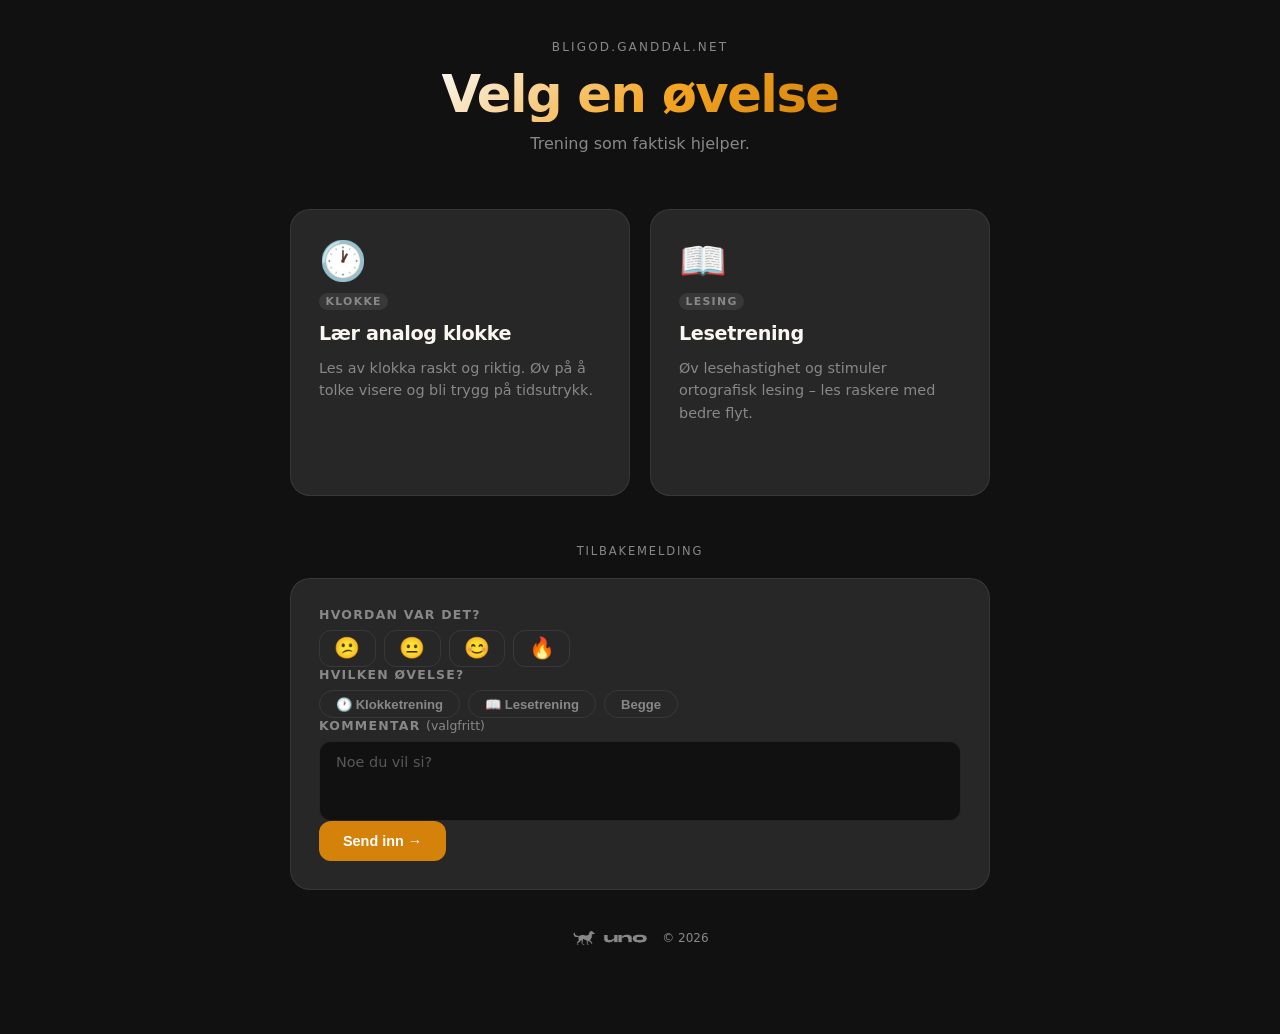
<file: index.html>
<!DOCTYPE html>
<html lang="no">
<head>
  <meta charset="UTF-8" />
  <meta name="viewport" content="width=device-width, initial-scale=1.0" />
  <title>BliGod – Ganddal</title>
  <link rel="icon" type="image/x-icon" href="/favicon/favicon.ico?v=2">
  <link rel="icon" type="image/png" sizes="16x16" href="/favicon/favicon-16x16.png?v=2">
  <link rel="icon" type="image/png" sizes="32x32" href="/favicon/favicon-32x32.png?v=2">
  <link rel="apple-touch-icon" sizes="180x180" href="/favicon/apple-touch-icon.png?v=2">
  <link rel="icon" type="image/png" sizes="192x192" href="/favicon/android-chrome-192x192.png?v=2">
  <link rel="icon" type="image/png" sizes="512x512" href="/favicon/android-chrome-512x512.png?v=2">
  <link rel="manifest" href="/favicon/manifest.json">
  <style>
    *, *::before, *::after { box-sizing: border-box; margin: 0; padding: 0; }

    :root {
      --bg: #111111;
      --surface: #272727;
      --surface-hover: #2f2f2f;
      --border: rgba(255, 255, 255, 0.08);
      --accent: #D4820A;
      --accent-glow: rgba(212, 130, 10, 0.18);
      --text: #FAF7F2;
      --muted: #888888;
      --card-1: #F5A623;
      --card-2: #D4820A;
    }

    body {
      background: var(--bg);
      color: var(--text);
      font-family: system-ui, -apple-system, "Segoe UI", sans-serif;
      min-height: 100svh;
      display: flex;
      flex-direction: column;
      align-items: center;
      padding: 2.5rem 1.25rem 4rem;
    }

    header {
      text-align: center;
      margin-bottom: 3.5rem;
    }

    .site-label {
      font-size: 0.75rem;
      letter-spacing: 0.18em;
      text-transform: uppercase;
      color: var(--muted);
      margin-bottom: 0.75rem;
    }

    h1 {
      font-size: clamp(2rem, 6vw, 3.2rem);
      font-weight: 800;
      letter-spacing: -0.03em;
      line-height: 1.1;
      background: linear-gradient(135deg, #FAF7F2 0%, #F5A623 55%, #D4820A 100%);
      -webkit-background-clip: text;
      -webkit-text-fill-color: transparent;
      background-clip: text;
    }

    .subtitle {
      margin-top: 0.75rem;
      color: var(--muted);
      font-size: 1rem;
    }

    .grid {
      display: grid;
      grid-template-columns: repeat(auto-fit, minmax(280px, 1fr));
      gap: 1.25rem;
      width: 100%;
      max-width: 700px;
    }

    .card {
      background: var(--surface);
      border: 1px solid var(--border);
      border-radius: 1.25rem;
      padding: 2rem 1.75rem;
      text-decoration: none;
      color: inherit;
      display: flex;
      flex-direction: column;
      gap: 0.75rem;
      cursor: pointer;
      transition: transform 0.18s ease, background 0.18s ease, box-shadow 0.18s ease, border-color 0.18s ease;
      position: relative;
      overflow: hidden;
    }

    .card::before {
      content: "";
      position: absolute;
      inset: 0;
      border-radius: inherit;
      opacity: 0;
      transition: opacity 0.2s;
    }

    .card-1::before { background: radial-gradient(circle at 20% 20%, rgba(245, 166, 35, 0.08), transparent 70%); }
    .card-2::before { background: radial-gradient(circle at 20% 20%, rgba(212, 130, 10, 0.08), transparent 70%); }

    .card:hover {
      background: var(--surface-hover);
      transform: translateY(-4px);
      box-shadow: 0 16px 40px rgba(0, 0, 0, 0.4);
    }
    .card-1:hover { border-color: var(--card-1); box-shadow: 0 16px 40px rgba(245, 166, 35, 0.15); }
    .card-2:hover { border-color: var(--card-2); box-shadow: 0 16px 40px rgba(212, 130, 10, 0.15); }
    .card:hover::before { opacity: 1; }

    .card:active { transform: translateY(-2px); }

    .icon {
      font-size: 2.4rem;
      line-height: 1;
      display: block;
    }

    .card-title {
      font-size: 1.2rem;
      font-weight: 700;
      letter-spacing: -0.02em;
    }

    .card-desc {
      font-size: 0.9rem;
      color: var(--muted);
      line-height: 1.55;
    }

    .card-arrow {
      margin-top: auto;
      padding-top: 0.75rem;
      font-size: 0.8rem;
      font-weight: 600;
      letter-spacing: 0.05em;
      text-transform: uppercase;
      display: flex;
      align-items: center;
      gap: 0.4rem;
      opacity: 0;
      transform: translateX(-6px);
      transition: opacity 0.18s, transform 0.18s;
    }

    .card-1 .card-arrow { color: var(--card-1); }
    .card-2 .card-arrow { color: var(--card-2); }

    .card:hover .card-arrow { opacity: 1; transform: translateX(0); }

    .card-badge {
      align-self: flex-start;
      font-size: 0.68rem;
      font-weight: 700;
      letter-spacing: 0.12em;
      text-transform: uppercase;
      padding: 0.2em 0.6em;
      border-radius: 999px;
      background: var(--border);
      color: var(--muted);
    }

    /* ── Feedback ── */
    .feedback {
      width: 100%;
      max-width: 700px;
      margin-top: 3rem;
    }

    .feedback-label {
      font-size: 0.72rem;
      letter-spacing: 0.16em;
      text-transform: uppercase;
      color: var(--muted);
      text-align: center;
      margin-bottom: 1.25rem;
    }

    .feedback-box {
      background: var(--surface);
      border: 1px solid var(--border);
      border-radius: 1.25rem;
      padding: 1.75rem;
      display: flex;
      flex-direction: column;
      gap: 1.25rem;
    }

    .fb-row { display: flex; flex-direction: column; gap: 0.5rem; }
    .fb-row-label {
      font-size: 0.78rem;
      font-weight: 600;
      color: var(--muted);
      text-transform: uppercase;
      letter-spacing: 0.1em;
    }

    /* Emoji reactions */
    .reactions {
      display: flex;
      gap: 0.5rem;
      flex-wrap: wrap;
    }
    .reaction {
      background: none;
      border: 1.5px solid var(--border);
      border-radius: 0.75rem;
      padding: 0.45rem 0.9rem;
      font-size: 1.3rem;
      cursor: pointer;
      transition: border-color 0.15s, transform 0.15s, background 0.15s;
      line-height: 1;
    }
    .reaction:hover { transform: scale(1.15); border-color: var(--accent); }
    .reaction.selected {
      border-color: var(--accent);
      background: var(--accent-glow);
      transform: scale(1.1);
    }

    /* Exercise pills */
    .pills { display: flex; gap: 0.5rem; flex-wrap: wrap; }
    .pill {
      background: none;
      border: 1.5px solid var(--border);
      border-radius: 999px;
      padding: 0.35rem 1rem;
      font-size: 0.82rem;
      font-weight: 600;
      color: var(--muted);
      cursor: pointer;
      transition: border-color 0.15s, color 0.15s, background 0.15s;
    }
    .pill:hover { border-color: var(--accent); color: var(--text); }
    .pill.selected {
      border-color: var(--accent);
      color: var(--accent);
      background: var(--accent-glow);
    }

    /* Textarea */
    .feedback-box textarea {
      background: var(--bg);
      border: 1.5px solid var(--border);
      border-radius: 0.75rem;
      color: var(--text);
      font-family: inherit;
      font-size: 0.9rem;
      padding: 0.75rem 1rem;
      resize: none;
      height: 80px;
      outline: none;
      width: 100%;
      transition: border-color 0.2s;
    }
    .feedback-box textarea::placeholder { color: var(--muted); opacity: 0.6; }
    .feedback-box textarea:focus { border-color: var(--accent); }

    /* Submit */
    .fb-submit {
      background: var(--accent);
      color: #fff;
      border: none;
      border-radius: 0.75rem;
      padding: 0.75rem 1.5rem;
      font-size: 0.9rem;
      font-weight: 700;
      cursor: pointer;
      align-self: flex-end;
      transition: background 0.18s, transform 0.18s, box-shadow 0.18s;
    }
    .fb-submit:hover {
      background: #F5A623;
      transform: translateY(-2px);
      box-shadow: 0 8px 24px rgba(212, 130, 10, 0.35);
    }
    .fb-submit:active { transform: translateY(0); }
    .fb-submit:disabled { opacity: 0.5; cursor: not-allowed; transform: none; }

    /* Success */
    .fb-success {
      display: none;
      text-align: center;
      padding: 1.5rem;
      color: var(--muted);
      font-size: 0.95rem;
    }
    .fb-success .fb-ok { font-size: 2rem; display: block; margin-bottom: 0.5rem; }

    footer {
      margin-top: auto;
      padding-top: 2.5rem;
    }
    .uno-logo {
      display: inline-flex;
      align-items: center;
      gap: 7px;
      background: #1a1a1a;
      border: 1px solid rgba(255,255,255,0.08);
      border-radius: 10px;
      padding: 6px 13px 6px 9px;
      text-decoration: none;
      transition: background 0.15s;
    }
    .uno-logo:hover { background: #2a2a2a; }
    .uno-logo img {
      width: 22px; height: 22px;
      object-fit: contain;
      filter: invert(1);
    }
    .uno-logo span {
      font-size: 0.88rem;
      font-weight: 700;
      color: #FAF7F2;
      letter-spacing: 0.02em;
    }
  </style>
</head>
<body>

  <header>
    <p class="site-label">BliGod.ganddal.net</p>
    <h1>Velg en øvelse</h1>
    <p class="subtitle">Trening som faktisk hjelper.</p>
  </header>

  <main class="grid">

    <a class="card card-1" href="Klokketrening/">
      <span class="icon">🕐</span>
      <span class="card-badge">Klokke</span>
      <p class="card-title">Lær analog klokke</p>
      <p class="card-desc">Les av klokka raskt og riktig. Øv på å tolke visere og bli trygg på tidsutrykk.</p>
      <span class="card-arrow">Start øvelsen →</span>
    </a>

    <a class="card card-2" href="Lesetrening/">
      <span class="icon">📖</span>
      <span class="card-badge">Lesing</span>
      <p class="card-title">Lesetrening</p>
      <p class="card-desc">Øv lesehastighet og stimuler ortografisk lesing – les raskere med bedre flyt.</p>
      <span class="card-arrow">Start øvelsen →</span>
    </a>

  </main>

  <section class="feedback">
    <p class="feedback-label">Tilbakemelding</p>
    <div class="feedback-box">
      <form id="fbForm" action="https://formspree.io/f/xzdwvpga" method="POST">
        <input type="hidden" name="_source" value="BliGod.ganddal.net" />

        <div class="fb-row">
          <span class="fb-row-label">Hvordan var det?</span>
          <div class="reactions">
            <button type="button" class="reaction" data-val="😕" title="Vanskelig">😕</button>
            <button type="button" class="reaction" data-val="😐" title="Ok">😐</button>
            <button type="button" class="reaction" data-val="😊" title="Bra">😊</button>
            <button type="button" class="reaction" data-val="🔥" title="Veldig bra">🔥</button>
          </div>
          <input type="hidden" name="reaksjon" id="reaksjonInput" />
        </div>

        <div class="fb-row">
          <span class="fb-row-label">Hvilken øvelse?</span>
          <div class="pills">
            <button type="button" class="pill" data-val="Klokketrening">🕐 Klokketrening</button>
            <button type="button" class="pill" data-val="Lesetrening">📖 Lesetrening</button>
            <button type="button" class="pill" data-val="Begge">Begge</button>
          </div>
          <input type="hidden" name="øvelse" id="øvelseInput" />
        </div>

        <div class="fb-row">
          <span class="fb-row-label">Kommentar <span style="font-weight:400;text-transform:none;letter-spacing:0">(valgfritt)</span></span>
          <textarea name="kommentar" placeholder="Noe du vil si?"></textarea>
        </div>

        <button type="submit" class="fb-submit" id="fbSubmit">Send inn →</button>
      </form>
      <div class="fb-success" id="fbSuccess">
        <span class="fb-ok">✅</span>
        Takk for tilbakemeldingen!
      </div>
    </div>
  </section>

  <footer style="display:flex;align-items:center;gap:0.75rem;padding:2.5rem 0 1.5rem;">
    <a href="https://uno.ganddal.net" target="_blank" rel="noopener" style="background:transparent;line-height:0;display:block;">
      <img src="img/unohundlogo.png" alt="uno" height="16" style="display:block;">
    </a>
    <span style="font-size:0.75rem;color:var(--muted);">© 2026</span>
  </footer>

  <script>
    // Emoji reactions
    document.querySelectorAll('.reaction').forEach(btn => {
      btn.addEventListener('click', () => {
        document.querySelectorAll('.reaction').forEach(b => b.classList.remove('selected'));
        btn.classList.add('selected');
        document.getElementById('reaksjonInput').value = btn.dataset.val;
      });
    });

    // Exercise pills
    document.querySelectorAll('.pill').forEach(btn => {
      btn.addEventListener('click', () => {
        document.querySelectorAll('.pill').forEach(b => b.classList.remove('selected'));
        btn.classList.add('selected');
        document.getElementById('øvelseInput').value = btn.dataset.val;
      });
    });

    // Form submit via fetch
    const form = document.getElementById('fbForm');
    form.addEventListener('submit', async e => {
      e.preventDefault();
      const btn = document.getElementById('fbSubmit');
      btn.disabled = true;
      btn.textContent = 'Sender…';
      try {
        await fetch(form.action, {
          method: 'POST',
          body: new FormData(form),
          headers: { Accept: 'application/json' }
        });
      } finally {
        form.style.display = 'none';
        document.getElementById('fbSuccess').style.display = 'block';
      }
    });
  </script>

</body>
</html>
</file>
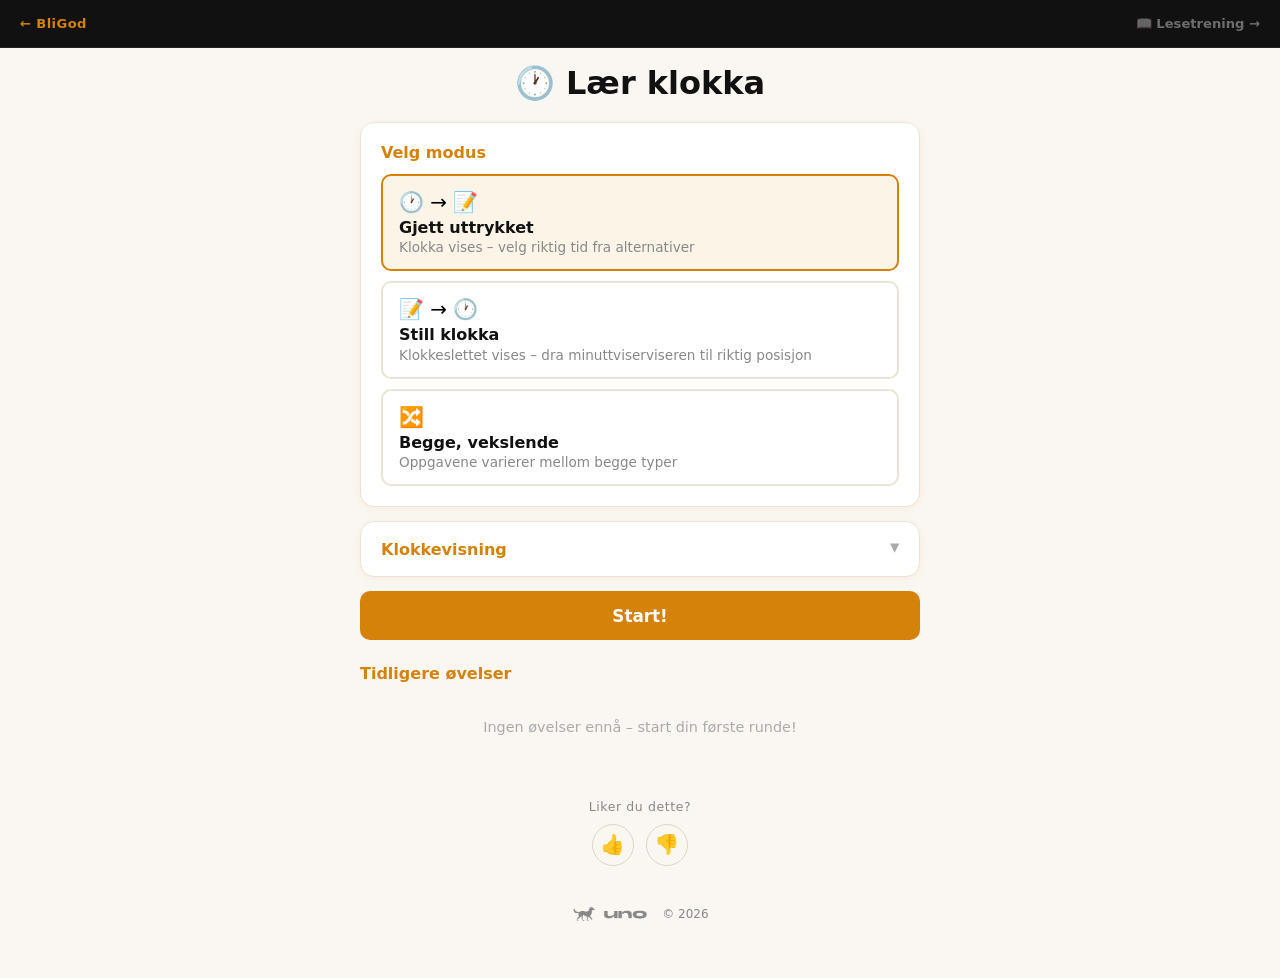
<file: Klokketrening/index.html>
<!DOCTYPE html>
<html lang="no">
<head>
  <meta charset="UTF-8">
  <meta name="viewport" content="width=device-width, initial-scale=1.0">
  <title>Lær klokka</title>
  <link rel="icon" type="image/x-icon" href="/favicon/favicon.ico?v=2">
  <link rel="icon" type="image/png" sizes="16x16" href="/favicon/favicon-16x16.png?v=2">
  <link rel="icon" type="image/png" sizes="32x32" href="/favicon/favicon-32x32.png?v=2">
  <link rel="apple-touch-icon" sizes="180x180" href="/favicon/apple-touch-icon.png?v=2">
  <link rel="icon" type="image/png" sizes="192x192" href="/favicon/android-chrome-192x192.png?v=2">
  <link rel="icon" type="image/png" sizes="512x512" href="/favicon/android-chrome-512x512.png?v=2">
  <link rel="manifest" href="/favicon/manifest.json">
  <link rel="stylesheet" href="style.css">
</head>
<body>
  <nav class="top-nav">
    <a href="https://bligod.ganddal.net" class="nav-back">← BliGod</a>
    <a href="/Lesetrening/" class="nav-next">📖 Lesetrening →</a>
  </nav>

  <!-- ── Innstillinger ── -->
  <div id="settings-screen" class="screen active">
    <h1>🕐 Lær klokka</h1>

    <div class="card">
      <h2>Velg modus</h2>
      <div class="mode-cards">
        <button class="mode-card active" data-mode="show-clock">
          <span class="mode-icon">🕐 → 📝</span>
          <strong>Gjett uttrykket</strong>
          <small>Klokka vises – velg riktig tid fra alternativer</small>
        </button>
        <button class="mode-card" data-mode="show-expression">
          <span class="mode-icon">📝 → 🕐</span>
          <strong>Still klokka</strong>
          <small>Klokkeslettet vises – dra minuttviserviseren til riktig posisjon</small>
        </button>
        <button class="mode-card" data-mode="both">
          <span class="mode-icon">🔀</span>
          <strong>Begge, vekslende</strong>
          <small>Oppgavene varierer mellom begge typer</small>
        </button>
      </div>
    </div>

    <div class="card collapsible collapsed" id="clock-settings-card">
      <button class="card-toggle" aria-expanded="false" aria-controls="clock-settings-body">
        <h2>Klokkevisning</h2>
        <span class="toggle-arrow">▲</span>
      </button>
      <div class="card-body" id="clock-settings-body">

      <div class="setting-row">
        <label>Uttrykksstil</label>
        <div class="radio-group">
          <label><input type="radio" name="style" value="text" checked> Norsk tekst</label>
          <label><input type="radio" name="style" value="digital"> Digital (3:15)</label>
        </div>
      </div>

      <div class="setting-row face-picker-row">
        <label>Markeringer</label>
        <div id="marks-picker" class="face-picker"></div>
      </div>

      <div class="setting-row face-picker-row">
        <label>Tall</label>
        <div id="nums-picker" class="face-picker"></div>
      </div>

      <div class="setting-row">
        <label>Vis hint («Du viser nå: …»)</label>
        <label class="toggle">
          <input type="checkbox" id="show-hint">
          <span class="slider"></span>
        </label>
      </div>

      <div class="setting-row">
        <label>Timeviser</label>
        <input type="color" id="hour-color" value="#1a1a2e">
      </div>

      <div class="setting-row">
        <label>Minuttsviser</label>
        <input type="color" id="minute-color" value="#e63946">
      </div>

      </div><!-- /card-body -->
    </div><!-- /card.collapsible -->

    <button id="start-btn" class="btn-primary">Start!</button>

    <!-- ── Øktlogg ── -->
    <div id="log-section">
      <h2 class="log-heading">Tidligere øvelser</h2>
      <div id="log-list"></div>
    </div>

  </div>


  <!-- ── Spill ── -->
  <div id="game-screen" class="screen">
    <div class="game-header">
      <button id="back-btn" class="btn-icon">←</button>
      <div class="score-info">
        <span id="score">0</span> riktige
        <span id="streak-display"></span>
      </div>
      <div class="header-right">
        <span id="task-timer" class="task-timer">–</span>
        <button id="sound-btn" class="btn-icon" title="Lyd av/på">🔊</button>
        <span id="task-counter">1 / 10</span>
      </div>
    </div>

    <div id="task-area"></div>

    <div id="feedback" class="feedback hidden"></div>
    <button id="next-btn" class="btn-primary hidden">Neste →</button>
  </div>


  <!-- ── Resultat ── -->
  <div id="result-screen" class="screen">
    <h2>Ferdig!</h2>
    <div class="result-stats">
      <div class="stat"><span id="final-score">0</span><label>Riktige</label></div>
      <div class="stat"><span id="final-total">10</span><label>Totalt</label></div>
      <div class="stat"><span id="final-streak">0</span><label>Beste rekke</label></div>
      <div class="stat"><span id="final-avg-time">–</span><label>Snitt/spm</label></div>
    </div>
    <div id="result-progress"></div>
    <p id="result-message"></p>
    <button id="play-again-btn" class="btn-primary">Spill igjen</button>
    <button id="settings-btn" class="btn-secondary">Innstillinger</button>
  </div>

  <script src="app.js"></script>

  <!-- Liker du dette? -->
  <div id="vote-widget" style="display:flex;flex-direction:column;align-items:center;gap:0.6rem;padding:1.5rem 0 0.5rem;">
    <p id="vote-label" style="font-size:0.78rem;color:#888888;margin:0;letter-spacing:0.05em;">Liker du dette?</p>
    <div id="vote-btns" style="display:flex;gap:0.75rem;">
      <button id="vote-up" onclick="sendVote('up')" style="background:none;border:1.5px solid #DDD5C8;border-radius:50%;width:42px;height:42px;font-size:1.2rem;cursor:pointer;line-height:1;">👍</button>
      <button id="vote-down" onclick="sendVote('down')" style="background:none;border:1.5px solid #DDD5C8;border-radius:50%;width:42px;height:42px;font-size:1.2rem;cursor:pointer;line-height:1;">👎</button>
    </div>
    <p id="vote-thanks" style="display:none;font-size:0.78rem;color:#888888;margin:0;">Takk!</p>
  </div>
  <script>
  (function(){
    var KEY = 'vote_klokketrening';
    var FORM = 'https://formspree.io/f/xzdwvpga';
    function apply(v) {
      document.getElementById('vote-up').disabled = true;
      document.getElementById('vote-down').disabled = true;
      document.getElementById('vote-label').style.display = 'none';
      document.getElementById('vote-up').style.opacity   = v === 'up'   ? '1' : '0.2';
      document.getElementById('vote-down').style.opacity = v === 'down' ? '1' : '0.2';
      document.getElementById('vote-thanks').style.display = 'block';
    }
    // Skjul widget mens spillet pågår
    var widget = document.getElementById('vote-widget');
    var gameScreen = document.getElementById('game-screen');
    function oppdaterSynlighet() {
      widget.style.display = gameScreen.classList.contains('active') ? 'none' : 'flex';
    }
    new MutationObserver(oppdaterSynlighet).observe(gameScreen, { attributes: true, attributeFilter: ['class'] });
    oppdaterSynlighet();

    var prev = localStorage.getItem(KEY);
    if (prev) apply(prev);
    window.sendVote = function(v) {
      if (localStorage.getItem(KEY)) return;
      localStorage.setItem(KEY, v);
      apply(v);
      fetch(FORM, {
        method: 'POST',
        headers: { 'Content-Type': 'application/json', Accept: 'application/json' },
        body: JSON.stringify({ _source: 'Klokketrening', stemme: v === 'up' ? '👍' : '👎' })
      }).catch(function(){});
    };
  })();
  </script>

  <footer style="display:flex;justify-content:center;align-items:center;gap:0.75rem;padding:2rem 0 1.5rem;">
    <a href="https://uno.ganddal.net" target="_blank" rel="noopener" style="background:transparent;line-height:0;display:block;">
      <img src="../img/unohundlogo.png" alt="uno" height="16" style="display:block;">
    </a>
    <span style="font-size:0.75rem;color:#888888;">© 2026</span>
  </footer>
</body>
</html>
</file>
<file: Klokketrening/style.css>
/* ============================================================
   Klokketrening – BliGod-palett
   Varm hvit #FAF7F2 · Amber #D4820A · Kull #111
   ============================================================ */

*, *::before, *::after { box-sizing: border-box; margin: 0; padding: 0; }

body {
  font-family: system-ui, -apple-system, "Segoe UI", sans-serif;
  background: #FAF7F2;
  min-height: 100dvh;
  display: flex;
  flex-direction: column;
  align-items: center;
  padding: calc(48px + 1rem) 1rem 2rem;
}

/* ── Topplinje ── */
.top-nav {
  position: fixed;
  inset: 0 0 auto 0;
  height: 48px;
  background: #111111;
  border-bottom: 1px solid rgba(255,255,255,0.08);
  display: flex;
  align-items: center;
  padding: 0 1.25rem;
  z-index: 100;
}
.nav-back {
  font-size: 0.82rem; font-weight: 600;
  color: #D4820A; text-decoration: none;
  letter-spacing: 0.03em;
  transition: color .15s;
}
.nav-back:hover { color: #F5A623; }
.nav-title {
  font-size: 0.82rem; font-weight: 700;
  color: rgba(250,247,242,0.4);
  margin-left: auto;
}
.nav-next {
  font-size: 0.82rem; font-weight: 700;
  color: rgba(250,247,242,0.4);
  margin-left: auto;
  text-decoration: none;
  transition: color .15s;
}
.nav-next:hover { color: #F5A623; }

/* ── Screens ── */
.screen { display: none; width: 100%; max-width: 560px; }
.screen.active { display: block; }

h1 { text-align: center; font-size: 2rem; color: #111111; margin-bottom: 1.25rem; }
h2 { font-size: 1rem; font-weight: 700; color: #D4820A; margin-bottom: 0.75rem; }

/* ── Card ── */
.card {
  background: white;
  border-radius: 14px;
  padding: 1.25rem;
  margin-bottom: 0.875rem;
  box-shadow: 0 2px 10px rgba(212,130,10,.08);
  border: 1px solid #EDE3D4;
}

/* ── Mode cards ── */
.mode-cards { display: flex; flex-direction: column; gap: 0.625rem; }

.mode-card {
  display: flex; flex-direction: column; align-items: flex-start;
  gap: 0.15rem;
  padding: 0.875rem 1rem;
  border: 2px solid #EDE3D4; border-radius: 10px;
  background: white; cursor: pointer; text-align: left;
  font-family: inherit; font-size: 1rem;
  transition: border-color .15s, background .15s;
}
.mode-card .mode-icon { font-size: 1.25rem; margin-bottom: 0.1rem; }
.mode-card strong { color: #111111; }
.mode-card small { color: #888888; font-size: 0.85rem; }
.mode-card.active { border-color: #D4820A; background: #FDF4E8; }
.mode-card:hover:not(.active) { border-color: #E8AD5C; }

/* ── Settings rows ── */
.setting-row {
  display: flex; align-items: center; justify-content: space-between; flex-wrap: wrap;
  gap: 0.5rem;
  padding: 0.6rem 0;
  border-bottom: 1px solid #F0EAE0;
}
.setting-row:last-child { border-bottom: none; }
.setting-row > label:first-child { font-weight: 600; color: #333333; }

.radio-group { display: flex; gap: 0.875rem; flex-wrap: wrap; }
.radio-group label {
  display: flex; align-items: center; gap: 0.3rem;
  font-size: 0.9rem; cursor: pointer; color: #333333;
}

input[type="color"] {
  width: 40px; height: 28px; border: none; border-radius: 6px;
  cursor: pointer; background: none; padding: 0;
}

/* ── Toggle ── */
.toggle { position: relative; display: inline-block; width: 46px; height: 26px; }
.toggle input { opacity: 0; width: 0; height: 0; }
.slider {
  position: absolute; inset: 0; background: #d1d5db;
  border-radius: 26px; cursor: pointer; transition: background .2s;
}
.slider::before {
  content: ''; position: absolute;
  width: 20px; height: 20px; left: 3px; top: 3px;
  background: white; border-radius: 50%; transition: transform .2s;
}
.toggle input:checked + .slider { background: #D4820A; }
.toggle input:checked + .slider::before { transform: translateX(20px); }

/* ── Buttons ── */
.btn-primary {
  display: block; width: 100%; padding: 0.9rem;
  background: #D4820A; color: white; border: none; border-radius: 10px;
  font-size: 1.05rem; font-weight: 700; cursor: pointer; margin-top: 0.875rem;
  font-family: inherit; transition: background .15s;
}
.btn-primary:hover { background: #B86D08; }
.btn-primary.hidden { display: none; }

.btn-secondary {
  display: block; width: 100%; padding: 0.8rem;
  background: white; color: #D4820A;
  border: 2px solid #D4820A; border-radius: 10px;
  font-size: 1rem; font-weight: 700; cursor: pointer; margin-top: 0.625rem;
  font-family: inherit; transition: background .15s;
}
.btn-secondary:hover { background: #FDF4E8; }

.btn-icon {
  background: white; border: 2px solid #EDE3D4; border-radius: 8px;
  width: 38px; height: 38px; font-size: 1.1rem; cursor: pointer;
  display: flex; align-items: center; justify-content: center;
}

/* ── Game header ── */
.game-header {
  display: flex; align-items: center; justify-content: space-between;
  padding: 0.625rem 0 1rem;
}
.score-info { font-weight: 700; color: #333333; }
#streak-display { color: #D4820A; margin-left: 0.4rem; }
.header-right { display: flex; align-items: center; gap: 0.5rem; }
#task-counter { color: #AAAAAA; font-size: 0.9rem; }

/* ── Clock ── */
.clock-wrap {
  display: flex; justify-content: center;
  margin: 0.5rem 0 1rem;
}
#clock-svg { filter: drop-shadow(0 4px 16px rgba(0,0,0,.10)); }
#clock-svg.interactive { cursor: crosshair; touch-action: none; }

/* ── Choices ── */
.choices {
  display: grid; grid-template-columns: 1fr 1fr; gap: 0.625rem;
}

.choice-row { display: flex; align-items: stretch; gap: 0.375rem; }
.choice-row .choice-btn { flex: 1; }

.speak-btn {
  background: #FDE9C0; border: 2px solid #F5C57A; border-radius: 8px;
  font-size: 1rem; padding: 0 0.5rem; cursor: pointer; flex-shrink: 0;
  transition: background .12s, border-color .12s;
  line-height: 1;
}
.speak-btn:hover:not(:disabled) { background: #F5C57A; border-color: #E8AD5C; }
.speak-btn:disabled { opacity: 0.4; cursor: default; }

.choice-btn {
  padding: 0.8rem 0.5rem;
  background: white; border: 2px solid #EDE3D4; border-radius: 10px;
  font-size: 0.95rem; font-weight: 600; font-family: inherit;
  cursor: pointer; transition: border-color .12s, background .12s;
  color: #111111;
}
.choice-btn:hover:not(:disabled) { border-color: #D4820A; background: #FDF4E8; }
.choice-btn.correct { border-color: #16a34a; background: #f0fdf4; color: #15803d; }
.choice-btn.wrong   { border-color: #dc2626; background: #fef2f2; color: #b91c1c; }
.choice-btn:disabled { cursor: default; }

/* ── Expression task ── */
.expr-card {
  text-align: center;
  background: white; border-radius: 14px; padding: 1.25rem 1rem;
  margin-bottom: 0.75rem;
  box-shadow: 0 2px 10px rgba(212,130,10,.08);
  border: 1px solid #EDE3D4;
}
.expr-card.speakable {
  cursor: pointer;
  border: 2px solid #EDE3D4;
  transition: background .15s, border-color .15s;
  user-select: none;
}
.expr-card.speakable:hover { background: #FDF4E8; border-color: #F5C57A; }
.expr-card .expr-text {
  font-size: 1.9rem; font-weight: 800; color: #111111;
  line-height: 1.2;
}
.expr-card small { color: #888888; font-size: 0.85rem; display: block; margin-top: 0.4rem; }

.current-hint {
  text-align: center; font-size: 0.9rem; color: #888888;
  margin-bottom: 0.5rem; min-height: 1.4em;
}
.current-hint strong { color: #D4820A; }

.btn-confirm {
  display: block; width: 100%; padding: 0.8rem;
  background: #16a34a; color: white; border: none; border-radius: 10px;
  font-size: 1rem; font-weight: 700; cursor: pointer; margin-top: 0.5rem;
  font-family: inherit; transition: background .15s;
}
.btn-confirm:hover:not(:disabled) { background: #15803d; }
.btn-confirm:disabled { background: #9ca3af; cursor: default; }

/* ── Feedback ── */
.feedback {
  padding: 0.875rem 1.1rem; border-radius: 10px; margin-top: 0.75rem;
  font-size: 0.95rem; font-weight: 600;
}
.feedback.correct { background: #f0fdf4; color: #15803d; border: 2px solid #86efac; }
.feedback.wrong   { background: #fef2f2; color: #b91c1c; border: 2px solid #fca5a5; }
.feedback.hidden  { display: none; }

/* ── Result ── */
#result-screen { text-align: center; padding-top: 2rem; }
#result-screen h2 { font-size: 2.25rem; color: #111111; margin-bottom: 1.5rem; }

.result-stats {
  display: flex; justify-content: center; gap: 2rem; margin-bottom: 1.25rem;
}
.stat { display: flex; flex-direction: column; align-items: center; }
.stat span { font-size: 2.75rem; font-weight: 800; color: #D4820A; }
.stat label { color: #888888; font-size: 0.85rem; margin-top: 0.1rem; }

#result-message { font-size: 1.1rem; color: #333333; margin-bottom: 1.5rem; }

/* ── Digital klokkeslett ── */
.digital-display {
  font-family: 'Courier New', 'Lucida Console', monospace;
  font-size: 3.5rem;
  font-weight: 700;
  letter-spacing: 0.05em;
  color: #111111;
  background: #F0E6D3;
  border-radius: 10px;
  padding: 0.3rem 1rem;
  display: inline-block;
  margin-bottom: 0.4rem;
}

.choice-btn.digital {
  font-family: 'Courier New', 'Lucida Console', monospace;
  font-size: 1.2rem;
  letter-spacing: 0.05em;
}

/* ── Sammenleggbar Klokkevisning ── */
.card.collapsible { padding: 0; }

.card-toggle {
  width: 100%; display: flex; align-items: center; justify-content: space-between;
  padding: 1.1rem 1.25rem;
  background: none; border: none; cursor: pointer; font-family: inherit;
  border-radius: 14px;
}
.card-toggle h2 { margin: 0; font-size: 1rem; font-weight: 700; color: #D4820A; }
.toggle-arrow {
  font-size: 0.75rem; color: #AAAAAA;
  transition: transform .25s;
  display: inline-block;
}
.card.collapsible.collapsed .toggle-arrow { transform: rotate(180deg); }

.card-body {
  padding: 0 1.25rem 1.1rem;
  overflow: hidden;
  transition: max-height .3s ease, opacity .25s;
  max-height: 600px;
  opacity: 1;
}
.card.collapsible.collapsed .card-body {
  max-height: 0;
  opacity: 0;
  padding-bottom: 0;
}

/* ── Stoppeklokke i spillhode ── */
.task-timer {
  font-family: 'Courier New', monospace;
  font-size: 0.9rem; font-weight: 700;
  color: #D4820A;
  min-width: 3.5rem; text-align: right;
}

/* ── Resultat-progresjon ── */
#result-progress {
  font-size: 0.95rem; color: #333333;
  margin-bottom: 1.25rem;
  min-height: 1.4em;
}
.result-stats { flex-wrap: wrap; gap: 1.25rem 2rem; }
.stat span { font-size: 2.2rem; }

/* ── Øktlogg ── */
#log-section { margin-top: 1.5rem; padding-bottom: 1rem; }

.log-heading {
  font-size: 1rem; font-weight: 700; color: #D4820A;
  margin-bottom: 0.75rem;
}

.log-empty {
  text-align: center; color: #AAAAAA;
  font-size: 0.9rem; padding: 1.5rem 0;
}

.log-entry {
  display: flex; align-items: center; gap: 0.75rem;
  background: white; border-radius: 12px;
  padding: 0.875rem 1rem;
  margin-bottom: 0.625rem;
  box-shadow: 0 2px 8px rgba(212,130,10,.07);
  border: 2px solid transparent;
  transition: border-color .12s;
}
.log-entry:hover { border-color: #EDE3D4; }

.log-badge {
  width: 44px; min-width: 44px; height: 44px;
  border-radius: 10px; flex-shrink: 0;
  display: flex; align-items: center; justify-content: center;
  font-size: 1.4rem;
}

.log-info { flex: 1; min-width: 0; }

.log-meta {
  font-size: 0.78rem; color: #AAAAAA;
  white-space: nowrap; overflow: hidden; text-overflow: ellipsis;
  margin-bottom: 0.2rem;
}
.log-settings-label { color: #D4820A; font-weight: 600; }

.log-score {
  font-size: 1rem; font-weight: 700; color: #111111;
  margin-bottom: 0.2rem;
}

.log-progress { display: flex; gap: 0.75rem; flex-wrap: wrap; }

.prog {
  font-size: 0.78rem; font-weight: 600; padding: 0.1rem 0.4rem;
  border-radius: 4px;
}
.prog.up   { background: #f0fdf4; color: #15803d; }
.prog.down { background: #fef2f2; color: #b91c1c; }
.prog.same { background: #f3f4f6; color: #888888; }

.prog-best { font-size: 0.78rem; color: #AAAAAA; align-self: center; }
.prog-best.is-best { color: #D4820A; font-weight: 700; }

.log-more-btn {
  display: block; width: 100%;
  padding: 0.6rem; margin-top: 0.25rem;
  background: none; border: 2px dashed #F0D5AA; border-radius: 10px;
  color: #D4820A; font-size: 0.88rem; font-weight: 600;
  cursor: pointer; font-family: inherit;
  transition: background .12s, border-color .12s;
}
.log-more-btn:hover { background: #FDF4E8; border-color: #E8AD5C; }

.log-repeat-btn {
  background: #FDF4E8; border: 2px solid #F0D5AA; border-radius: 8px;
  color: #D4820A; font-size: 0.82rem; font-weight: 700;
  padding: 0.4rem 0.7rem; cursor: pointer; white-space: nowrap;
  font-family: inherit; flex-shrink: 0;
  transition: background .12s;
}
.log-repeat-btn:hover { background: #F0D5AA; }

/* ── Uno-logo footer ── */
.uno-logo {
  display: inline-flex;
  align-items: center;
  gap: 7px;
  background: #111111;
  border: 1px solid rgba(255,255,255,0.08);
  border-radius: 10px;
  padding: 6px 13px 6px 9px;
  text-decoration: none;
  transition: background 0.15s;
  margin-top: 2rem;
}
.uno-logo:hover { background: #2a2a2a; }
.uno-logo img { width: 22px; height: 22px; object-fit: contain; filter: invert(1); }
.uno-logo span { font-size: 0.88rem; font-weight: 700; color: #FAF7F2; letter-spacing: 0.02em; }

/* ── Visuell klokkeansikt-velger ── */
.setting-row.face-picker-row {
  flex-direction: column; align-items: flex-start; gap: 0.4rem;
}
.face-picker { display: flex; gap: 0.625rem; flex-wrap: wrap; }

.face-option {
  display: flex; flex-direction: column; align-items: center;
  gap: 0.3rem; cursor: pointer; user-select: none;
}
.face-option svg {
  border: 2.5px solid #EDE3D4; border-radius: 10px;
  display: block;
  transition: border-color .14s, background .14s;
}
.face-option:hover svg { border-color: #E8AD5C; }
.face-option.selected svg { border-color: #D4820A; background: #FDF4E8; }

.face-label { font-size: 0.72rem; color: #AAAAAA; font-weight: 500; }
.face-option.selected .face-label { color: #D4820A; font-weight: 700; }
</file>
